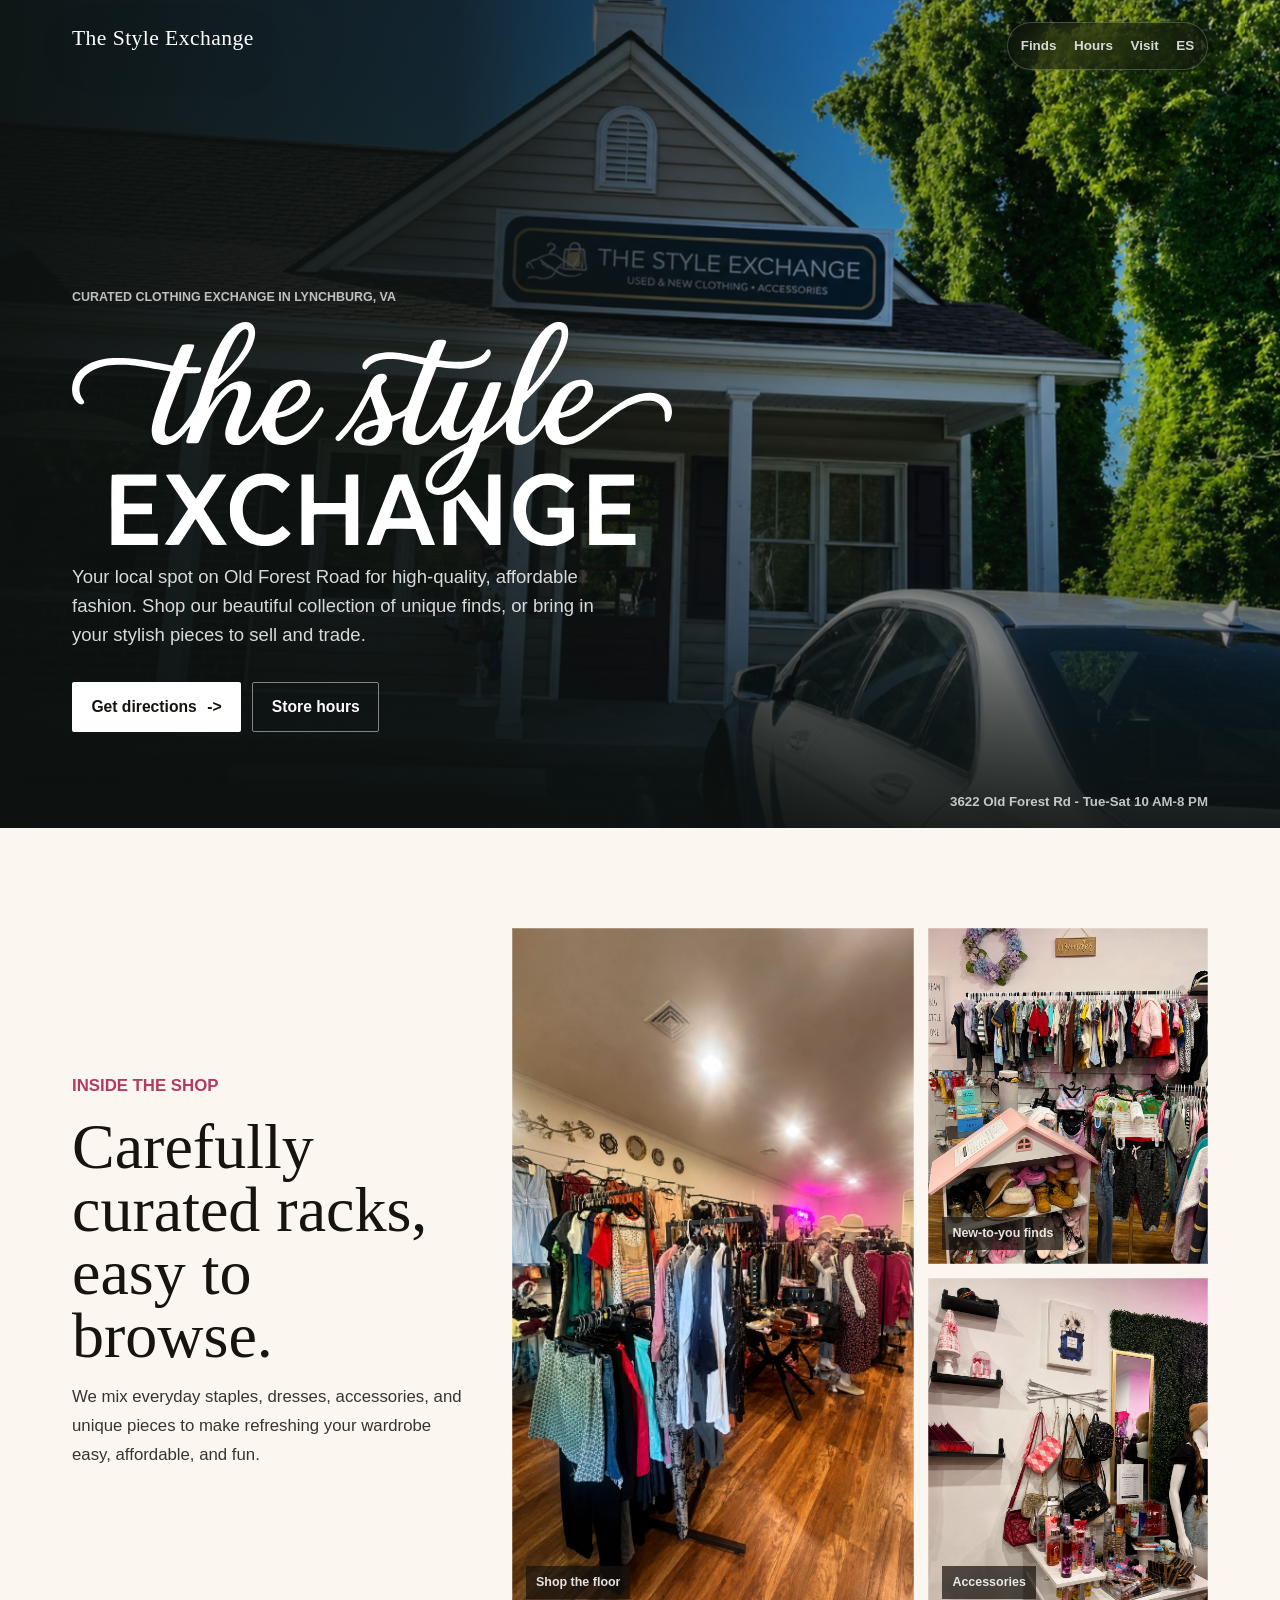
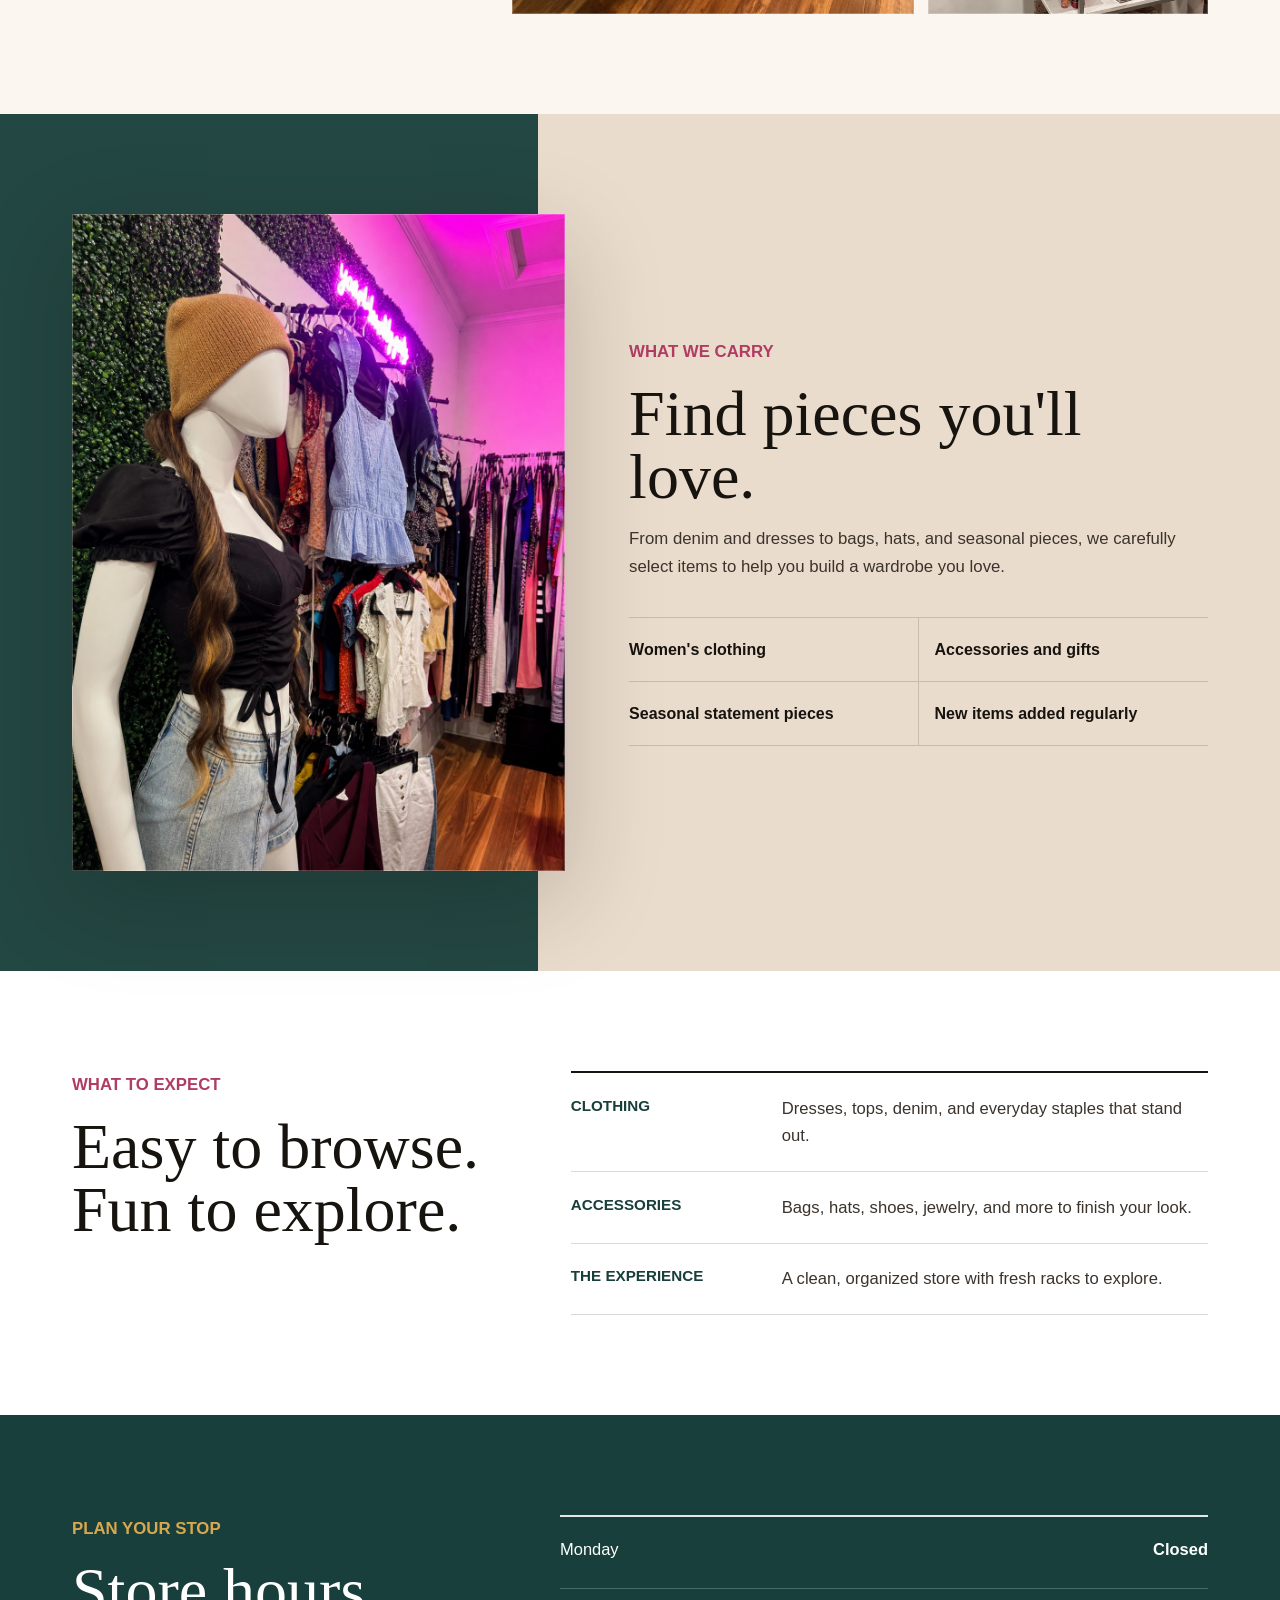
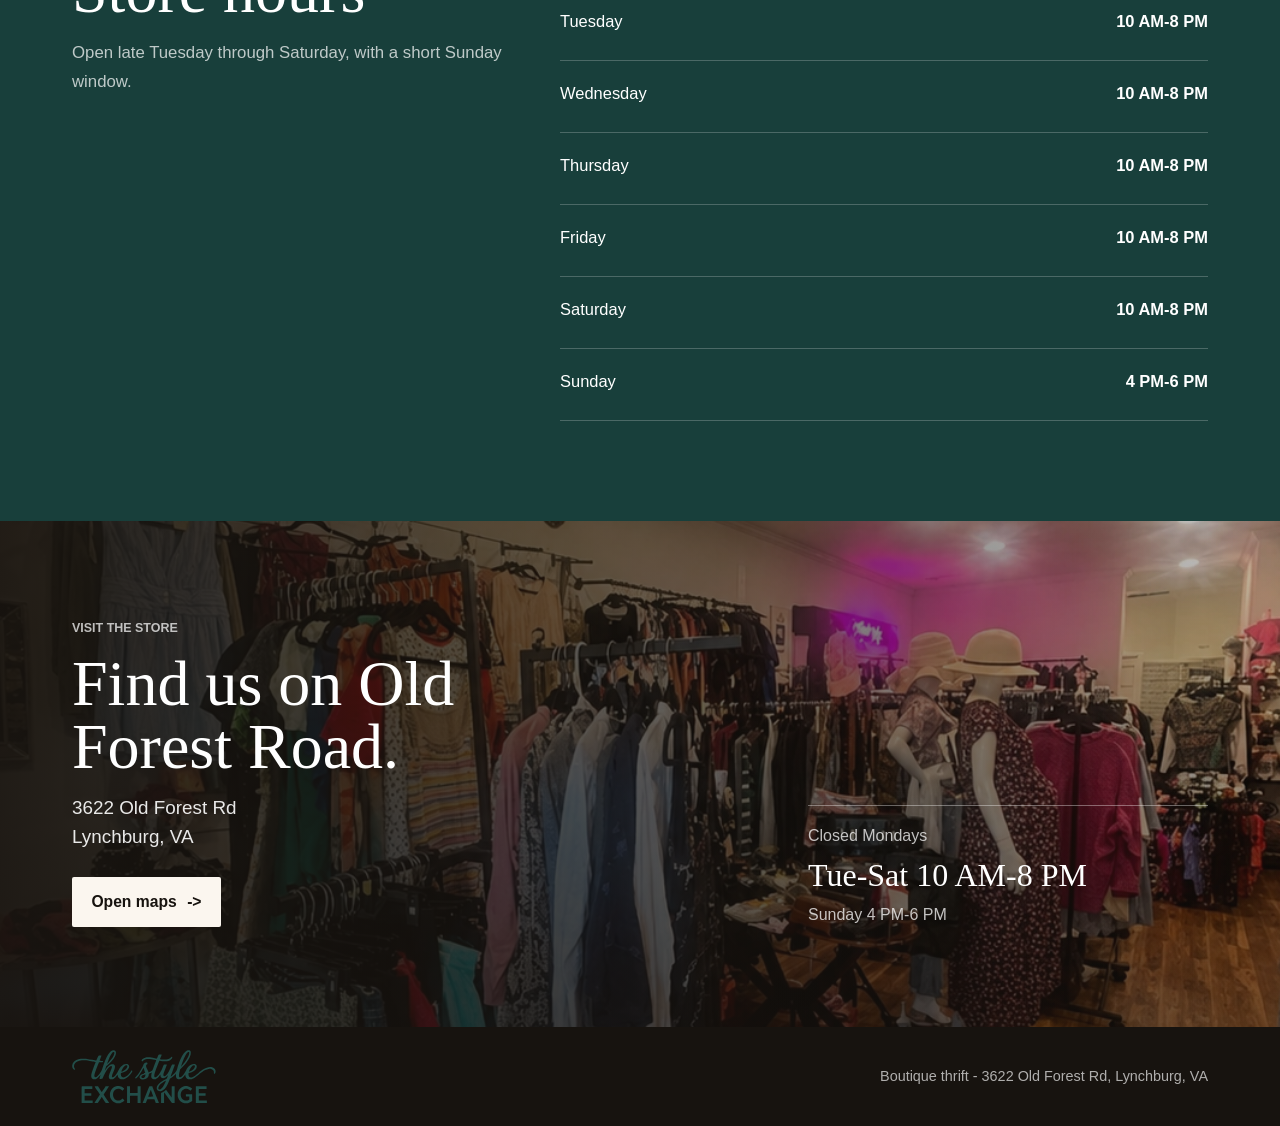
<file: index.html>
<!DOCTYPE html><html lang="en"><head><meta charSet="utf-8"/><meta name="viewport" content="width=device-width, initial-scale=1"/><link rel="preload" as="image" href="/logolight.svg"/><link rel="stylesheet" href="/_next/static/chunks/01vy4696aqmpu.css" data-precedence="next"/><link rel="preload" as="script" fetchPriority="low" href="/_next/static/chunks/11qk_vpw_zwkf.js"/><script src="/_next/static/chunks/0pjq-hlddzx4h.js" async=""></script><script src="/_next/static/chunks/10~x95jhs6ns3.js" async=""></script><script src="/_next/static/chunks/turbopack-0ikejbk8pggqy.js" async=""></script><script src="/_next/static/chunks/0fsi8lw5utejl.js" async=""></script><script src="/_next/static/chunks/0d3tkj33oycf2.js" async=""></script><script src="/_next/static/chunks/04d3u993mbn01.js" async=""></script><title>The Style Exchange | Boutique Thrift in Lynchburg</title><meta name="description" content="Visit The Style Exchange, a boutique thrift store for curated secondhand clothing and accessories at 3622 Old Forest Rd in Lynchburg, Virginia."/><link rel="icon" href="/icon.svg?icon.04iot5pzf39e1.svg" sizes="any" type="image/svg+xml"/><script src="/_next/static/chunks/03~yq9q893hmn.js" noModule=""></script></head><body><div hidden=""><!--$--><!--/$--></div><main class="site-shell"><section class="hero" id="top" aria-labelledby="hero-title"><div class="hero-media" aria-hidden="true"></div><header class="site-header" aria-label="Primary navigation"><a class="header-brand text-brand" href="#top" aria-label="The Style Exchange home">The Style Exchange</a><nav class="header-nav" aria-label="Store sections"><a href="#finds">Finds</a><a href="#hours">Hours</a><a href="#visit">Visit</a><button class="lang-toggle" aria-label="Toggle language">ES</button></nav></header><div class="hero-copy"><p class="eyebrow">Curated clothing exchange in Lynchburg, VA</p><h1 id="hero-title" class="sr-only">The Style Exchange</h1><div aria-hidden="true" class="hero-logo-wrapper"><img alt="" width="623" height="240" decoding="async" data-nimg="1" class="hero-logo-img" style="color:transparent" src="/logolight.svg"/></div><p class="hero-lede">Your local spot on Old Forest Road for high-quality, affordable fashion. Shop our beautiful collection of unique finds, or bring in your stylish pieces to sell and trade.</p><div class="hero-actions" aria-label="Store actions"><a class="button button-primary" href="https://www.google.com/maps/search/?api=1&amp;query=3622%20Old%20Forest%20Rd%20Lynchburg%20VA" target="_blank" rel="noreferrer">Get directions<span aria-hidden="true">-&gt;</span></a><a class="button button-secondary" href="#hours">Store hours</a></div></div><p class="hero-cue">3622 Old Forest Rd - Tue-Sat 10 AM-8 PM</p></section><section class="shop-edit section-reveal" aria-labelledby="edit-title"><div class="section-copy"><p class="eyebrow dark">Inside the shop</p><h2 id="edit-title">Carefully curated racks, easy to browse.</h2><p>We mix everyday staples, dresses, accessories, and unique pieces to make refreshing your wardrobe easy, affordable, and fun.</p></div><div class="shop-gallery" aria-label="Photos from inside The Style Exchange"><figure class="gallery-large"><img alt="Racks of clothing inside The Style Exchange boutique thrift store" loading="lazy" width="1086" height="1448" decoding="async" data-nimg="1" style="color:transparent" src="/images/style-exchange-floor.webp"/><figcaption>Shop the floor</figcaption></figure><figure><img alt="Colorful clothing racks and accessories inside The Style Exchange" loading="lazy" width="1086" height="1448" decoding="async" data-nimg="1" style="color:transparent" src="/images/style-exchange-racks.webp"/><figcaption>New-to-you finds</figcaption></figure><figure><img alt="Accessory wall with handbags and small goods at The Style Exchange" loading="lazy" width="1086" height="1448" decoding="async" data-nimg="1" style="color:transparent" src="/images/style-exchange-accessories.webp"/><figcaption>Accessories</figcaption></figure></div></section><section class="finds-section section-reveal" id="finds" aria-labelledby="finds-title"><div class="finds-media"><img alt="A styled mannequin in a hat and layered outfit near boutique clothing racks" loading="lazy" width="1086" height="1448" decoding="async" data-nimg="1" style="color:transparent" src="/images/style-exchange-mannequin.webp"/></div><div class="finds-copy"><p class="eyebrow dark">What we carry</p><h2 id="finds-title">Find pieces you&#x27;ll love.</h2><p>From denim and dresses to bags, hats, and seasonal pieces, we carefully select items to help you build a wardrobe you love.</p><ul class="edit-notes" aria-label="What to shop for"><li>Women&#x27;s clothing</li><li>Accessories and gifts</li><li>Seasonal statement pieces</li><li>New items added regularly</li></ul></div></section><section class="details-section section-reveal" aria-labelledby="details-title"><div class="details-heading"><p class="eyebrow dark">What to expect</p><h2 id="details-title">Easy to browse. Fun to explore.</h2></div><div class="details-list"><div class="details-row"><span>Clothing</span><p>Dresses, tops, denim, and everyday staples that stand out.</p></div><div class="details-row"><span>Accessories</span><p>Bags, hats, shoes, jewelry, and more to finish your look.</p></div><div class="details-row"><span>The Experience</span><p>A clean, organized store with fresh racks to explore.</p></div></div></section><section class="hours-section section-reveal" id="hours" aria-labelledby="hours-title"><div class="hours-heading"><p class="eyebrow dark">Plan your stop</p><h2 id="hours-title">Store hours</h2><p>Open late Tuesday through Saturday, with a short Sunday window.</p></div><div class="hours-list"><div class="hours-row"><span>Monday</span><strong>Closed</strong></div><div class="hours-row"><span>Tuesday</span><strong>10 AM-8 PM</strong></div><div class="hours-row"><span>Wednesday</span><strong>10 AM-8 PM</strong></div><div class="hours-row"><span>Thursday</span><strong>10 AM-8 PM</strong></div><div class="hours-row"><span>Friday</span><strong>10 AM-8 PM</strong></div><div class="hours-row"><span>Saturday</span><strong>10 AM-8 PM</strong></div><div class="hours-row"><span>Sunday</span><strong>4 PM-6 PM</strong></div></div></section><section class="visit section-reveal" id="visit" aria-labelledby="visit-title"><div class="visit-copy"><p class="eyebrow">Visit the store</p><h2 id="visit-title">Find us on Old Forest Road.</h2><address>3622 Old Forest Rd<br/>Lynchburg, VA</address><a class="button button-primary light" href="https://www.google.com/maps/search/?api=1&amp;query=3622%20Old%20Forest%20Rd%20Lynchburg%20VA" target="_blank" rel="noreferrer">Open maps<span aria-hidden="true">-&gt;</span></a></div><div class="visit-hours" aria-label="Store hours summary"><span>Closed Mondays</span><strong>Tue-Sat 10 AM-8 PM</strong><span>Sunday 4 PM-6 PM</span></div></section><footer class="site-footer"><img alt="The Style Exchange" loading="lazy" width="623" height="240" decoding="async" data-nimg="1" class="footer-logo-img" style="color:transparent" src="/logo.svg"/><p>Boutique thrift - 3622 Old Forest Rd, Lynchburg, VA</p></footer></main><!--$--><!--/$--><script src="/_next/static/chunks/11qk_vpw_zwkf.js" id="_R_" async=""></script><script>(self.__next_f=self.__next_f||[]).push([0])</script><script>self.__next_f.push([1,"1:\"$Sreact.fragment\"\n2:I[39756,[\"/_next/static/chunks/0fsi8lw5utejl.js\",\"/_next/static/chunks/0d3tkj33oycf2.js\"],\"default\"]\n3:I[37457,[\"/_next/static/chunks/0fsi8lw5utejl.js\",\"/_next/static/chunks/0d3tkj33oycf2.js\"],\"default\"]\n4:I[47257,[\"/_next/static/chunks/0fsi8lw5utejl.js\",\"/_next/static/chunks/0d3tkj33oycf2.js\"],\"ClientPageRoot\"]\n5:I[31713,[\"/_next/static/chunks/0fsi8lw5utejl.js\",\"/_next/static/chunks/0d3tkj33oycf2.js\",\"/_next/static/chunks/04d3u993mbn01.js\"],\"default\"]\n8:I[97367,[\"/_next/static/chunks/0fsi8lw5utejl.js\",\"/_next/static/chunks/0d3tkj33oycf2.js\"],\"OutletBoundary\"]\n9:\"$Sreact.suspense\"\nb:I[97367,[\"/_next/static/chunks/0fsi8lw5utejl.js\",\"/_next/static/chunks/0d3tkj33oycf2.js\"],\"ViewportBoundary\"]\nd:I[97367,[\"/_next/static/chunks/0fsi8lw5utejl.js\",\"/_next/static/chunks/0d3tkj33oycf2.js\"],\"MetadataBoundary\"]\nf:I[68027,[\"/_next/static/chunks/0fsi8lw5utejl.js\",\"/_next/static/chunks/0d3tkj33oycf2.js\"],\"default\",1]\n:HL[\"/_next/static/chunks/01vy4696aqmpu.css\",\"style\"]\n"])</script><script>self.__next_f.push([1,"0:{\"P\":null,\"c\":[\"\",\"\"],\"q\":\"\",\"i\":false,\"f\":[[[\"\",{\"children\":[\"__PAGE__\",{}]},\"$undefined\",\"$undefined\",16],[[\"$\",\"$1\",\"c\",{\"children\":[[[\"$\",\"link\",\"0\",{\"rel\":\"stylesheet\",\"href\":\"/_next/static/chunks/01vy4696aqmpu.css\",\"precedence\":\"next\",\"crossOrigin\":\"$undefined\",\"nonce\":\"$undefined\"}],[\"$\",\"script\",\"script-0\",{\"src\":\"/_next/static/chunks/0fsi8lw5utejl.js\",\"async\":true,\"nonce\":\"$undefined\"}],[\"$\",\"script\",\"script-1\",{\"src\":\"/_next/static/chunks/0d3tkj33oycf2.js\",\"async\":true,\"nonce\":\"$undefined\"}]],[\"$\",\"html\",null,{\"lang\":\"en\",\"children\":[\"$\",\"body\",null,{\"children\":[\"$\",\"$L2\",null,{\"parallelRouterKey\":\"children\",\"error\":\"$undefined\",\"errorStyles\":\"$undefined\",\"errorScripts\":\"$undefined\",\"template\":[\"$\",\"$L3\",null,{}],\"templateStyles\":\"$undefined\",\"templateScripts\":\"$undefined\",\"notFound\":[[[\"$\",\"title\",null,{\"children\":\"404: This page could not be found.\"}],[\"$\",\"div\",null,{\"style\":{\"fontFamily\":\"system-ui,\\\"Segoe UI\\\",Roboto,Helvetica,Arial,sans-serif,\\\"Apple Color Emoji\\\",\\\"Segoe UI Emoji\\\"\",\"height\":\"100vh\",\"textAlign\":\"center\",\"display\":\"flex\",\"flexDirection\":\"column\",\"alignItems\":\"center\",\"justifyContent\":\"center\"},\"children\":[\"$\",\"div\",null,{\"children\":[[\"$\",\"style\",null,{\"dangerouslySetInnerHTML\":{\"__html\":\"body{color:#000;background:#fff;margin:0}.next-error-h1{border-right:1px solid rgba(0,0,0,.3)}@media (prefers-color-scheme:dark){body{color:#fff;background:#000}.next-error-h1{border-right:1px solid rgba(255,255,255,.3)}}\"}}],[\"$\",\"h1\",null,{\"className\":\"next-error-h1\",\"style\":{\"display\":\"inline-block\",\"margin\":\"0 20px 0 0\",\"padding\":\"0 23px 0 0\",\"fontSize\":24,\"fontWeight\":500,\"verticalAlign\":\"top\",\"lineHeight\":\"49px\"},\"children\":404}],[\"$\",\"div\",null,{\"style\":{\"display\":\"inline-block\"},\"children\":[\"$\",\"h2\",null,{\"style\":{\"fontSize\":14,\"fontWeight\":400,\"lineHeight\":\"49px\",\"margin\":0},\"children\":\"This page could not be found.\"}]}]]}]}]],[]],\"forbidden\":\"$undefined\",\"unauthorized\":\"$undefined\"}]}]}]]}],{\"children\":[[\"$\",\"$1\",\"c\",{\"children\":[[\"$\",\"$L4\",null,{\"Component\":\"$5\",\"serverProvidedParams\":{\"searchParams\":{},\"params\":{},\"promises\":[\"$@6\",\"$@7\"]}}],[[\"$\",\"script\",\"script-0\",{\"src\":\"/_next/static/chunks/04d3u993mbn01.js\",\"async\":true,\"nonce\":\"$undefined\"}]],[\"$\",\"$L8\",null,{\"children\":[\"$\",\"$9\",null,{\"name\":\"Next.MetadataOutlet\",\"children\":\"$@a\"}]}]]}],{},null,false,null]},null,false,null],[\"$\",\"$1\",\"h\",{\"children\":[null,[\"$\",\"$Lb\",null,{\"children\":\"$Lc\"}],[\"$\",\"div\",null,{\"hidden\":true,\"children\":[\"$\",\"$Ld\",null,{\"children\":[\"$\",\"$9\",null,{\"name\":\"Next.Metadata\",\"children\":\"$Le\"}]}]}],null]}],false]],\"m\":\"$undefined\",\"G\":[\"$f\",[[\"$\",\"link\",\"0\",{\"rel\":\"stylesheet\",\"href\":\"/_next/static/chunks/01vy4696aqmpu.css\",\"precedence\":\"next\",\"crossOrigin\":\"$undefined\",\"nonce\":\"$undefined\"}]]],\"S\":true,\"h\":null,\"s\":\"$undefined\",\"l\":\"$undefined\",\"p\":\"$undefined\",\"d\":\"$undefined\",\"b\":\"BZh5DRTjcA_P7WPQYDogB\"}\n"])</script><script>self.__next_f.push([1,"6:{}\n7:\"$0:f:0:1:1:children:0:props:children:0:props:serverProvidedParams:params\"\n"])</script><script>self.__next_f.push([1,"c:[[\"$\",\"meta\",\"0\",{\"charSet\":\"utf-8\"}],[\"$\",\"meta\",\"1\",{\"name\":\"viewport\",\"content\":\"width=device-width, initial-scale=1\"}]]\n"])</script><script>self.__next_f.push([1,"10:I[27201,[\"/_next/static/chunks/0fsi8lw5utejl.js\",\"/_next/static/chunks/0d3tkj33oycf2.js\"],\"IconMark\"]\na:null\ne:[[\"$\",\"title\",\"0\",{\"children\":\"The Style Exchange | Boutique Thrift in Lynchburg\"}],[\"$\",\"meta\",\"1\",{\"name\":\"description\",\"content\":\"Visit The Style Exchange, a boutique thrift store for curated secondhand clothing and accessories at 3622 Old Forest Rd in Lynchburg, Virginia.\"}],[\"$\",\"link\",\"2\",{\"rel\":\"icon\",\"href\":\"/icon.svg?icon.04iot5pzf39e1.svg\",\"sizes\":\"any\",\"type\":\"image/svg+xml\"}],[\"$\",\"$L10\",\"3\",{}]]\n"])</script></body></html>
</file>
<file: _next/static/chunks/01vy4696aqmpu.css>
@layer properties{@supports (((-webkit-hyphens:none)) and (not (margin-trim:inline))) or ((-moz-orient:inline) and (not (color:rgb(from red r g b)))){*,:before,:after,::backdrop{--tw-rotate-x:initial;--tw-rotate-y:initial;--tw-rotate-z:initial;--tw-skew-x:initial;--tw-skew-y:initial}}}@layer theme{:root,:host{--font-sans:ui-sans-serif, system-ui, sans-serif, "Apple Color Emoji", "Segoe UI Emoji", "Segoe UI Symbol", "Noto Color Emoji";--font-mono:ui-monospace, SFMono-Regular, Menlo, Monaco, Consolas, "Liberation Mono", "Courier New", monospace;--spacing:.25rem;--default-font-family:var(--font-sans);--default-mono-font-family:var(--font-mono)}}@layer base{*,:after,:before,::backdrop{box-sizing:border-box;border:0 solid;margin:0;padding:0}::file-selector-button{box-sizing:border-box;border:0 solid;margin:0;padding:0}html,:host{-webkit-text-size-adjust:100%;tab-size:4;line-height:1.5;font-family:var(--default-font-family,ui-sans-serif, system-ui, sans-serif, "Apple Color Emoji", "Segoe UI Emoji", "Segoe UI Symbol", "Noto Color Emoji");font-feature-settings:var(--default-font-feature-settings,normal);font-variation-settings:var(--default-font-variation-settings,normal);-webkit-tap-highlight-color:transparent}hr{height:0;color:inherit;border-top-width:1px}abbr:where([title]){-webkit-text-decoration:underline dotted;text-decoration:underline dotted}h1,h2,h3,h4,h5,h6{font-size:inherit;font-weight:inherit}a{color:inherit;-webkit-text-decoration:inherit;-webkit-text-decoration:inherit;-webkit-text-decoration:inherit;-webkit-text-decoration:inherit;text-decoration:inherit}b,strong{font-weight:bolder}code,kbd,samp,pre{font-family:var(--default-mono-font-family,ui-monospace, SFMono-Regular, Menlo, Monaco, Consolas, "Liberation Mono", "Courier New", monospace);font-feature-settings:var(--default-mono-font-feature-settings,normal);font-variation-settings:var(--default-mono-font-variation-settings,normal);font-size:1em}small{font-size:80%}sub,sup{vertical-align:baseline;font-size:75%;line-height:0;position:relative}sub{bottom:-.25em}sup{top:-.5em}table{text-indent:0;border-color:inherit;border-collapse:collapse}:-moz-focusring{outline:auto}progress{vertical-align:baseline}summary{display:list-item}ol,ul,menu{list-style:none}img,svg,video,canvas,audio,iframe,embed,object{vertical-align:middle;display:block}img,video{max-width:100%;height:auto}button,input,select,optgroup,textarea{font:inherit;font-feature-settings:inherit;font-variation-settings:inherit;letter-spacing:inherit;color:inherit;opacity:1;background-color:#0000;border-radius:0}::file-selector-button{font:inherit;font-feature-settings:inherit;font-variation-settings:inherit;letter-spacing:inherit;color:inherit;opacity:1;background-color:#0000;border-radius:0}:where(select:is([multiple],[size])) optgroup{font-weight:bolder}:where(select:is([multiple],[size])) optgroup option{padding-inline-start:20px}::file-selector-button{margin-inline-end:4px}::placeholder{opacity:1}@supports (not ((-webkit-appearance:-apple-pay-button))) or (contain-intrinsic-size:1px){::placeholder{color:currentColor}@supports (color:color-mix(in lab, red, red)){::placeholder{color:color-mix(in oklab, currentcolor 50%, transparent)}}}textarea{resize:vertical}::-webkit-search-decoration{-webkit-appearance:none}::-webkit-date-and-time-value{min-height:1lh;text-align:inherit}::-webkit-datetime-edit{display:inline-flex}::-webkit-datetime-edit-fields-wrapper{padding:0}::-webkit-datetime-edit{padding-block:0}::-webkit-datetime-edit-year-field{padding-block:0}::-webkit-datetime-edit-month-field{padding-block:0}::-webkit-datetime-edit-day-field{padding-block:0}::-webkit-datetime-edit-hour-field{padding-block:0}::-webkit-datetime-edit-minute-field{padding-block:0}::-webkit-datetime-edit-second-field{padding-block:0}::-webkit-datetime-edit-millisecond-field{padding-block:0}::-webkit-datetime-edit-meridiem-field{padding-block:0}::-webkit-calendar-picker-indicator{line-height:1}:-moz-ui-invalid{box-shadow:none}button,input:where([type=button],[type=reset],[type=submit]){appearance:button}::file-selector-button{appearance:button}::-webkit-inner-spin-button{height:auto}::-webkit-outer-spin-button{height:auto}[hidden]:where(:not([hidden=until-found])){display:none!important}}@layer components;@layer utilities{.sr-only{clip-path:inset(50%);white-space:nowrap;border-width:0;width:1px;height:1px;margin:-1px;padding:0;position:absolute;overflow:hidden}.static{position:static}.start{inset-inline-start:var(--spacing)}.contents{display:contents}.transform{transform:var(--tw-rotate-x,) var(--tw-rotate-y,) var(--tw-rotate-z,) var(--tw-skew-x,) var(--tw-skew-y,)}}:root{--ink:#17130f;--ink-soft:#3b332c;--paper:#fbf6ef;--paper-deep:#eadccc;--white:#fff;--green:#183f3b;--green-soft:#224e49;--berry:#b13c62;--gold:#d8a84f;--line:#17130f29;--line-light:#ffffff38;--shadow:0 28px 90px #17130f38;--font-display:"Iowan Old Style", "Palatino Linotype", Georgia, serif;--font-body:"Avenir Next", "Segoe UI", "Helvetica Neue", sans-serif}*{box-sizing:border-box}html{scroll-behavior:smooth;background:var(--ink)}body{background:var(--paper);color:var(--ink);font-family:var(--font-body);letter-spacing:0;margin:0}::selection{background:var(--berry);color:var(--white)}img{max-width:100%;display:block}a{color:inherit;text-decoration:none}a:focus-visible{outline:2px solid var(--gold);outline-offset:4px}.site-shell{background:var(--paper);min-height:100vh;overflow:clip}.hero{isolation:isolate;min-height:92svh;color:var(--white);background:var(--ink);align-items:end;display:grid;position:relative;overflow:hidden}.hero-media{z-index:-2;background-color:#0000;background-image:linear-gradient(90deg,#0d1210fa 0%,#0d1210db 36%,#0d121057 66%,#0d12101f 100%),linear-gradient(#0d121005 46%,#0d12109e),url(/images/style-exchange-storefront.webp);background-position:50%;background-repeat:repeat,repeat,repeat;background-size:cover;background-attachment:scroll,scroll,scroll;background-origin:padding-box,padding-box,padding-box;background-clip:border-box,border-box,border-box;animation:1.4s cubic-bezier(.16,1,.3,1) both heroMedia;position:absolute;inset:0;transform:scale(1.04)}.hero:after{z-index:-1;content:"";pointer-events:none;background:linear-gradient(#0d121000,#0d1210c7);height:22%;position:absolute;bottom:0;left:0;right:0}.site-header{z-index:4;flex-wrap:nowrap;justify-content:space-between;align-items:flex-start;gap:.6rem;padding:1rem;display:flex;position:absolute;inset:0 0 auto}.header-brand{color:var(--white);font-family:var(--font-display);letter-spacing:.02em;filter:drop-shadow(0 10px 22px #00000047);flex:none;font-size:1.35rem;font-weight:400}.header-brand img,.site-footer img{width:100%;height:auto}.header-nav{border:1px solid var(--line-light);-webkit-backdrop-filter:blur(18px);backdrop-filter:blur(18px);background:#0d12106b;border-radius:999px;flex-shrink:1;align-items:center;gap:0;padding:.25rem;display:flex}.header-nav a,.header-nav .lang-toggle{color:#ffffffd1;white-space:nowrap;cursor:pointer;background:0 0;border:none;border-radius:999px;flex-shrink:0;justify-content:center;align-items:center;min-height:2.35rem;padding:0 .55rem;font-family:inherit;font-size:.84rem;font-weight:700;transition:background .18s,color .18s;display:inline-flex}.header-nav a:hover,.header-nav .lang-toggle:hover{color:var(--white);background:#ffffff1f}.hero-copy{width:min(51rem,100% - 2rem);margin-left:1rem;padding:8rem 0 5.4rem;animation:.82s cubic-bezier(.16,1,.3,1) .18s both heroCopy}.eyebrow{color:#ffffffb8;letter-spacing:0;text-transform:uppercase;margin:0 0 1rem;font-size:.78rem;font-weight:800;line-height:1.25}.eyebrow.dark{color:var(--berry)}h1,h2,p{margin-top:0}h1,h2{font-family:var(--font-display);letter-spacing:0;font-weight:400}h1{max-width:9ch;color:var(--white);margin-bottom:1.1rem;font-size:3.35rem;line-height:.93}h2{color:var(--ink);margin-bottom:1rem;font-size:2.35rem;line-height:.98}.hero-lede{color:#ffffffd6;max-width:35rem;margin-bottom:2rem;font-size:1.08rem;line-height:1.58}.hero-actions{flex-wrap:wrap;gap:.72rem;display:flex}.button{border:1px solid #0000;border-radius:2px;justify-content:center;align-items:center;gap:.65rem;min-height:3.15rem;padding:0 1.15rem;font-size:.98rem;font-weight:800;transition:transform .18s,background .18s,color .18s,border-color .18s;display:inline-flex}.button span{transition:transform .18s}.button:hover{transform:translateY(-2px)}.button:hover span{transform:translate(3px)}.button-primary{background:var(--white);color:var(--ink)}.button-primary:hover{background:var(--gold);color:var(--ink)}.button-secondary{color:var(--white);border-color:#ffffff7a}.button-secondary:hover{border-color:var(--white);background:#ffffff1a}.button-primary.light{background:var(--paper);width:fit-content;color:var(--ink)}.button-primary.light:hover{background:var(--gold)}.hero-cue{color:#ffffffbd;margin:0;font-size:.83rem;font-weight:700;animation:.72s ease-out .62s both heroCue;position:absolute;bottom:1rem;right:1rem}.shop-edit{background:var(--paper);grid-template-columns:minmax(0,.72fr) minmax(0,1.28fr);align-items:center;gap:3rem;padding:5rem 1rem;display:grid}.section-copy{max-width:35rem}.section-copy p,.finds-copy>p,.details-heading p,.hours-heading p{color:var(--ink-soft);font-size:1.05rem;line-height:1.72}.shop-gallery{grid-template-rows:17rem 17rem;grid-template-columns:minmax(0,1.18fr) minmax(0,.82fr);align-items:stretch;gap:.85rem;display:grid}.shop-gallery figure{background:var(--green);min-width:0;min-height:0;margin:0;position:relative;overflow:clip}.shop-gallery figure:after,.finds-media:after{content:"";pointer-events:none;border:1px solid #ffffff3d;position:absolute;inset:0}.shop-gallery img,.finds-media img{object-fit:cover;width:100%;height:100%;transition:transform .7s cubic-bezier(.16,1,.3,1),filter .7s cubic-bezier(.16,1,.3,1)}.shop-gallery figure:hover img,.finds-media:hover img{filter:saturate(1.08);transform:scale(1.045)}.gallery-large{grid-row:span 2}.shop-gallery figcaption{color:#ffffffe0;background:#17130fb3;padding:.45rem .62rem;font-size:.78rem;font-weight:800;position:absolute;bottom:.9rem;left:.9rem}.finds-section{background:linear-gradient(90deg, #183f3bf2 0 42%, transparent 42% 100%), var(--paper-deep);grid-template-columns:minmax(17rem,.92fr) minmax(0,1.08fr);align-items:center;gap:4rem;padding:5rem 1rem;display:grid}.finds-media{background:var(--green);min-height:36rem;box-shadow:var(--shadow);position:relative;overflow:clip}.finds-copy{max-width:42rem}.edit-notes{border-top:1px solid var(--line);grid-template-columns:repeat(2,minmax(0,1fr));gap:0;margin:2.2rem 0 0;padding:0;list-style:none;display:grid}.edit-notes li{border-bottom:1px solid var(--line);min-height:4rem;color:var(--ink);align-items:center;font-weight:800;display:flex}.edit-notes li:nth-child(odd){border-right:1px solid var(--line);padding-right:1rem}.edit-notes li:nth-child(2n){padding-left:1rem}.details-section{background:var(--white);grid-template-columns:minmax(0,.82fr) minmax(0,1.18fr);gap:3.5rem;padding:5rem 1rem;display:grid}.details-heading{max-width:32rem}.details-list{border-top:2px solid var(--ink)}.details-row{border-bottom:1px solid var(--line);grid-template-columns:minmax(8rem,.42fr) minmax(0,1fr);gap:2rem;padding:1.35rem 0;display:grid}.details-row span{color:var(--green);text-transform:uppercase;font-size:.95rem;font-weight:900}.details-row p{color:var(--ink-soft);margin:0;font-size:1.04rem;line-height:1.65}.hours-section{background:var(--green);color:var(--white);grid-template-columns:minmax(0,.8fr) minmax(18rem,1.2fr);align-items:start;gap:3.5rem;padding:5rem 1rem;display:grid}.hours-section h2{color:var(--white)}.hours-section .eyebrow{color:var(--gold)}.hours-heading{max-width:31rem;position:sticky;top:2rem}.hours-heading p{color:#ffffffb8}.hours-list{border-top:2px solid #ffffffe0}.hours-row{border-bottom:1px solid #ffffff38;grid-template-columns:1fr auto;align-items:baseline;gap:1.5rem;min-height:4.5rem;padding:1.25rem 0;display:grid}.hours-row span,.hours-row strong{color:var(--white);font-size:1.03rem}.hours-row strong{white-space:nowrap;font-weight:800}.visit{isolation:isolate;background:var(--ink);color:var(--white);grid-template-columns:minmax(0,1fr) minmax(17rem,25rem);align-items:end;gap:3rem;padding:5.5rem 1rem;display:grid;position:relative;overflow:hidden}.visit:before{z-index:-2;content:"";background-color:#0000;background-image:linear-gradient(90deg,#17130ff0,#17130f94 55%,#17130f33),linear-gradient(#17130f05,#17130f7a),url(/images/style-exchange-floor.webp);background-position:50%;background-repeat:repeat,repeat,repeat;background-size:cover;background-attachment:scroll,scroll,scroll;background-origin:padding-box,padding-box,padding-box;background-clip:border-box,border-box,border-box;position:absolute;inset:0;transform:scale(1.02)}.visit-copy{max-width:42rem}.visit h2{max-width:12ch;color:var(--white)}.visit-copy address{color:#ffffffe6;margin:0 0 1.6rem;font-size:1.18rem;font-style:normal;line-height:1.5}.visit-hours{color:#ffffffbd;border-top:1px solid #ffffff5c;gap:.7rem;padding-top:1.15rem;display:grid}.visit-hours strong{color:var(--white);font-family:var(--font-display);font-size:2rem;font-weight:400;line-height:1.02}.site-footer{background:var(--ink);color:#ffffffa8;justify-content:space-between;align-items:center;gap:1.4rem;padding:1.35rem 1rem;display:flex}.site-footer img{flex:none;width:9rem}.site-footer p{text-align:right;margin:0;font-size:.9rem}.section-reveal{animation:.8s ease-out both sectionReveal}@supports (animation-timeline:view()){.section-reveal{animation-timeline:view();animation-range:entry cover 28%}}@keyframes heroMedia{0%{opacity:0;transform:scale(1.1)}to{opacity:1;transform:scale(1.04)}}@keyframes heroCopy{0%{opacity:0;transform:translateY(22px)}to{opacity:1;transform:translateY(0)}}@keyframes heroCue{0%{opacity:0;transform:translate(18px)}to{opacity:1;transform:translate(0)}}@keyframes sectionReveal{0%{opacity:0;transform:translateY(28px)}to{opacity:1;transform:translateY(0)}}@media (min-width:760px){.site-header,.shop-edit,.finds-section,.details-section,.hours-section,.visit,.site-footer{padding-left:2rem;padding-right:2rem}.header-brand{width:10.5rem}.hero-copy{width:min(52rem,100% - 4rem);margin-left:2rem}.hero-cue{right:2rem}h1{font-size:5.6rem}h2{font-size:3.25rem}.hero-lede{font-size:1.16rem}}@media (min-width:1120px){.site-header,.shop-edit,.finds-section,.details-section,.hours-section,.visit,.site-footer{padding-left:4.5rem;padding-right:4.5rem}.site-header{padding-top:1.4rem}.header-brand{width:12.5rem}.hero-copy{width:55rem;margin-left:4.5rem;padding-bottom:6rem}.hero-cue{right:4.5rem}h1{font-size:7.25rem}h2{font-size:4rem}.shop-edit,.finds-section,.details-section,.hours-section,.visit{padding-top:6.25rem;padding-bottom:6.25rem}.shop-gallery{grid-template-rows:21rem 21rem}}@media (max-width:960px){.hero-media{background-color:#0000;background-image:linear-gradient(#0d121080,#0d1210eb),linear-gradient(90deg,#0d1210eb,#0d121029),url(/images/style-exchange-storefront.webp);background-position:50%;background-repeat:repeat,repeat,repeat;background-size:cover;background-attachment:scroll,scroll,scroll;background-origin:padding-box,padding-box,padding-box;background-clip:border-box,border-box,border-box}.shop-edit,.finds-section,.details-section,.hours-section,.visit{grid-template-columns:1fr;gap:2.5rem}.finds-section{background:linear-gradient(180deg, var(--green) 0 18rem, var(--paper-deep) 18rem 100%)}.finds-media{min-height:33rem}.hours-heading{position:static}}@media (max-width:640px){.site-header{align-items:center;gap:.5rem;padding-top:.85rem}.header-brand{width:7.3rem}.header-nav a,.header-nav .lang-toggle{min-height:2.1rem;padding:0 .4rem;font-size:.72rem}.hero{min-height:92svh}.hero-copy{width:calc(100% - 2rem);padding-top:7.5rem;padding-bottom:5.25rem}h1{font-size:3.1rem}h2{font-size:2.25rem}.hero-lede{font-size:1rem}.hero-actions{flex-direction:column;align-items:stretch}.button{width:100%}.hero-cue{max-width:calc(100% - 2rem);left:1rem;right:auto}.shop-edit,.finds-section,.details-section,.hours-section,.visit{padding:4rem 1rem}.shop-gallery{grid-template-rows:21rem 15rem;grid-template-columns:1fr 1fr;gap:.7rem}.gallery-large{grid-area:auto/1/auto/-1}.finds-media{min-height:28rem}.edit-notes,.details-row,.hours-row{grid-template-columns:1fr}.edit-notes li:nth-child(odd),.edit-notes li:nth-child(2n){border-right:0;padding-left:0;padding-right:0}.details-row,.hours-row{gap:.45rem}.visit-hours strong{font-size:1.6rem}.site-footer{flex-direction:column;align-items:flex-start}.site-footer p{text-align:left}}@media (prefers-reduced-motion:reduce){*,:before,:after{scroll-behavior:auto!important;transition-duration:1ms!important;animation-duration:1ms!important;animation-iteration-count:1!important}}.sr-only{clip:rect(0, 0, 0, 0);white-space:nowrap;border-width:0;width:1px;height:1px;margin:-1px;padding:0;position:absolute;overflow:hidden}.header-logo{width:auto;height:48px;color:var(--text)}.hero-logo-wrapper{max-width:600px;margin:1rem 0}.hero-logo{width:100%;height:auto;color:var(--text-inverse)}.footer-logo{width:auto;height:64px;color:var(--text);margin-bottom:1.5rem}@property --tw-rotate-x{syntax:"*";inherits:false}@property --tw-rotate-y{syntax:"*";inherits:false}@property --tw-rotate-z{syntax:"*";inherits:false}@property --tw-skew-x{syntax:"*";inherits:false}@property --tw-skew-y{syntax:"*";inherits:false}
</file>
